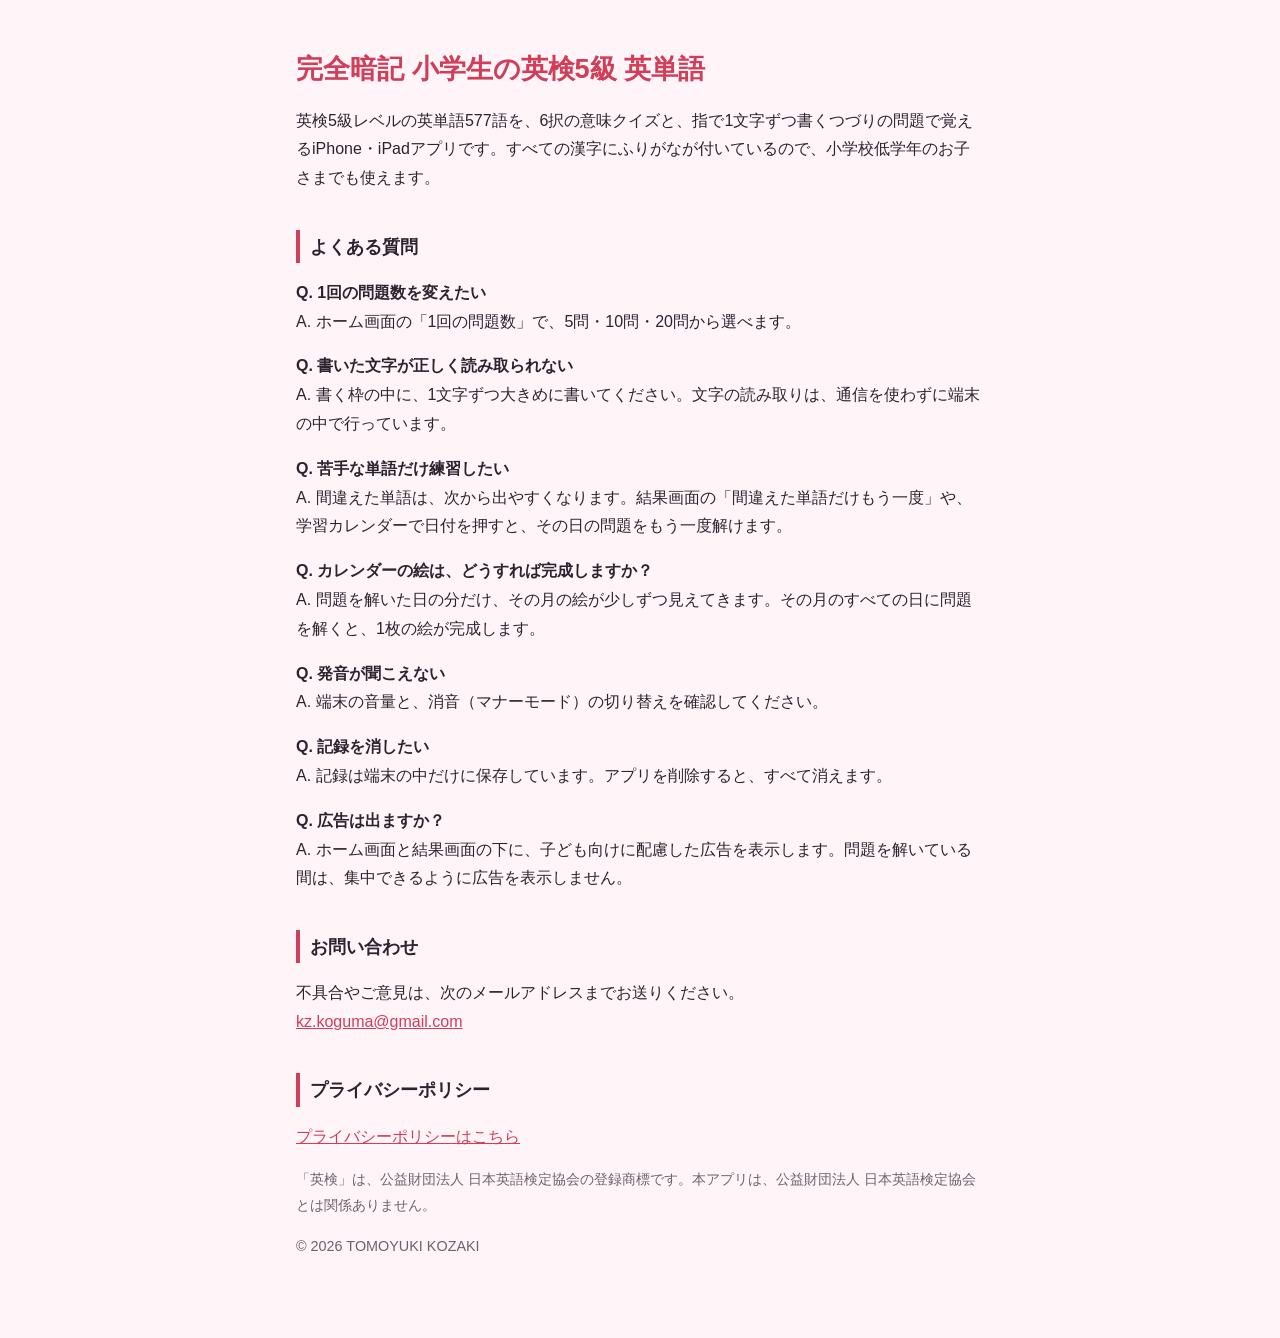
<file: eitango5/index.html>
<!doctype html>
<html lang="ja">
<head>
<meta charset="utf-8">
<meta name="viewport" content="width=device-width, initial-scale=1">
<title>完全暗記 英単語5級 サポート</title>
<link rel="stylesheet" href="../style.css">
</head>
<body>
<main>
<h1>完全暗記 小学生の英検5級 英単語</h1>
<p>英検5級レベルの英単語577語を、6択の意味クイズと、指で1文字ずつ書くつづりの問題で覚えるiPhone・iPadアプリです。すべての漢字にふりがなが付いているので、小学校低学年のお子さまでも使えます。</p>

<h2>よくある質問</h2>
<p><strong>Q. 1回の問題数を変えたい</strong><br>
A. ホーム画面の「1回の問題数」で、5問・10問・20問から選べます。</p>
<p><strong>Q. 書いた文字が正しく読み取られない</strong><br>
A. 書く枠の中に、1文字ずつ大きめに書いてください。文字の読み取りは、通信を使わずに端末の中で行っています。</p>
<p><strong>Q. 苦手な単語だけ練習したい</strong><br>
A. 間違えた単語は、次から出やすくなります。結果画面の「間違えた単語だけもう一度」や、学習カレンダーで日付を押すと、その日の問題をもう一度解けます。</p>
<p><strong>Q. カレンダーの絵は、どうすれば完成しますか？</strong><br>
A. 問題を解いた日の分だけ、その月の絵が少しずつ見えてきます。その月のすべての日に問題を解くと、1枚の絵が完成します。</p>
<p><strong>Q. 発音が聞こえない</strong><br>
A. 端末の音量と、消音（マナーモード）の切り替えを確認してください。</p>
<p><strong>Q. 記録を消したい</strong><br>
A. 記録は端末の中だけに保存しています。アプリを削除すると、すべて消えます。</p>
<p><strong>Q. 広告は出ますか？</strong><br>
A. ホーム画面と結果画面の下に、子ども向けに配慮した広告を表示します。問題を解いている間は、集中できるように広告を表示しません。</p>

<h2>お問い合わせ</h2>
<p>不具合やご意見は、次のメールアドレスまでお送りください。<br>
<a href="mailto:kz.koguma@gmail.com">kz.koguma@gmail.com</a></p>

<h2>プライバシーポリシー</h2>
<p><a href="privacy.html">プライバシーポリシーはこちら</a></p>

<p class="sub">「英検」は、公益財団法人 日本英語検定協会の登録商標です。本アプリは、公益財団法人 日本英語検定協会とは関係ありません。</p>
<p class="sub">© 2026 TOMOYUKI KOZAKI</p>
</main>
</body>
</html>
</file>
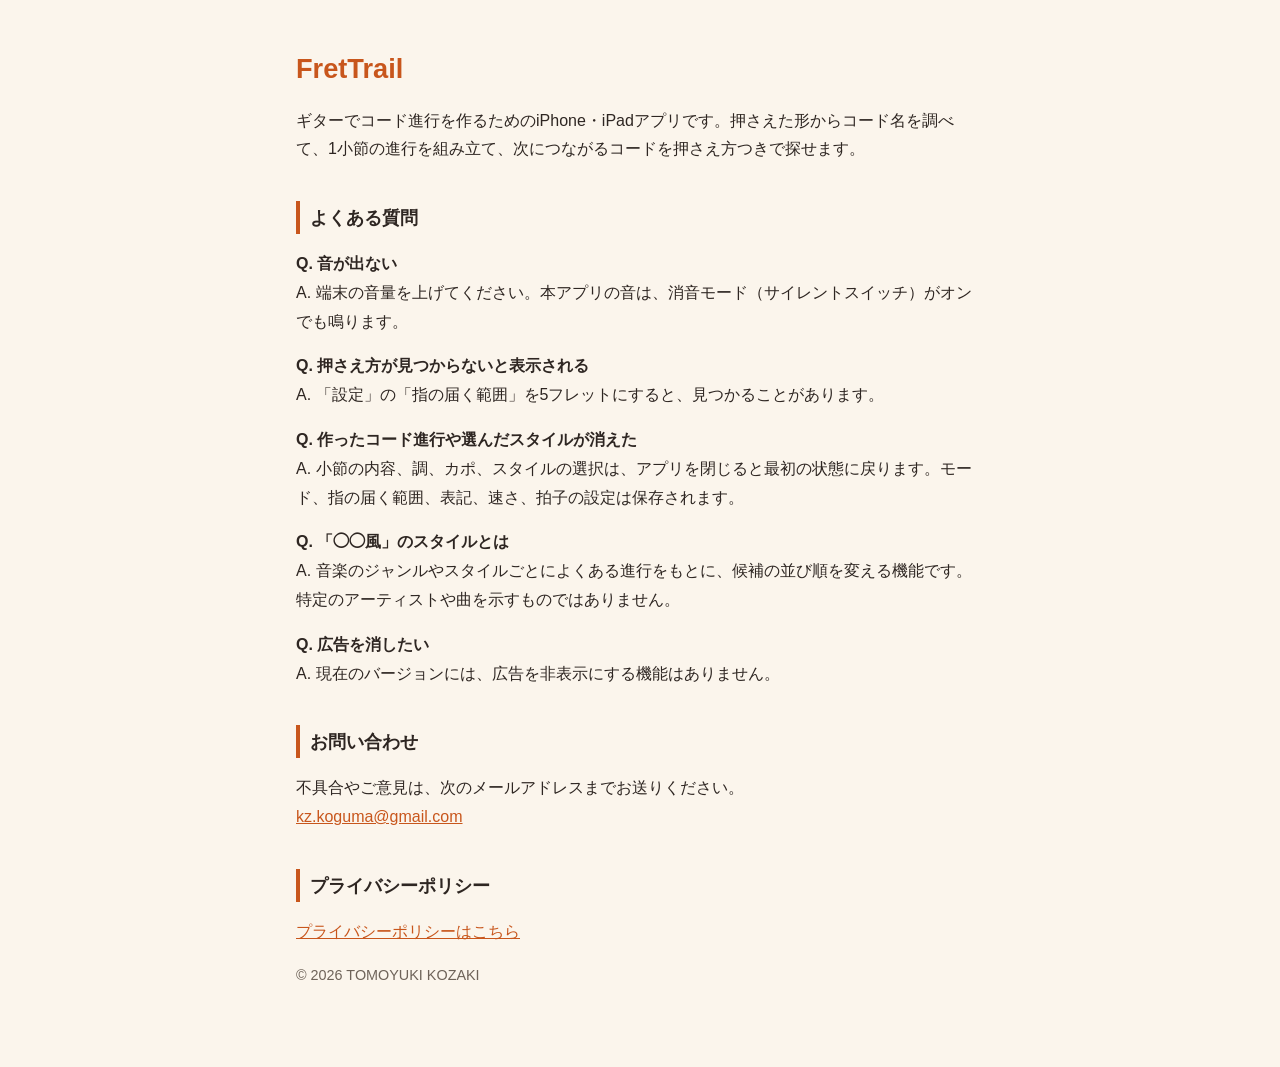
<file: frettrail/index.html>
<!doctype html>
<html lang="ja">
<head>
<meta charset="utf-8">
<meta name="viewport" content="width=device-width, initial-scale=1">
<title>FretTrail サポート</title>
<link rel="stylesheet" href="../style.css">
<style>
:root { --pink: #C8561C; --bg: #FBF5EC; --text: #2E2622; --sub: #6E6359; }
@media (prefers-color-scheme: dark) { :root { --pink: #F2914F; --bg: #1C1714; --text: #F3ECE4; --sub: #B8ACA0; } }
</style>
</head>
<body>
<main>
<h1>FretTrail</h1>
<p>ギターでコード進行を作るためのiPhone・iPadアプリです。押さえた形からコード名を調べて、1小節の進行を組み立て、次につながるコードを押さえ方つきで探せます。</p>

<h2>よくある質問</h2>
<p><strong>Q. 音が出ない</strong><br>
A. 端末の音量を上げてください。本アプリの音は、消音モード（サイレントスイッチ）がオンでも鳴ります。</p>
<p><strong>Q. 押さえ方が見つからないと表示される</strong><br>
A. 「設定」の「指の届く範囲」を5フレットにすると、見つかることがあります。</p>
<p><strong>Q. 作ったコード進行や選んだスタイルが消えた</strong><br>
A. 小節の内容、調、カポ、スタイルの選択は、アプリを閉じると最初の状態に戻ります。モード、指の届く範囲、表記、速さ、拍子の設定は保存されます。</p>
<p><strong>Q. 「◯◯風」のスタイルとは</strong><br>
A. 音楽のジャンルやスタイルごとによくある進行をもとに、候補の並び順を変える機能です。特定のアーティストや曲を示すものではありません。</p>
<p><strong>Q. 広告を消したい</strong><br>
A. 現在のバージョンには、広告を非表示にする機能はありません。</p>

<h2>お問い合わせ</h2>
<p>不具合やご意見は、次のメールアドレスまでお送りください。<br>
<a href="mailto:kz.koguma@gmail.com">kz.koguma@gmail.com</a></p>

<h2>プライバシーポリシー</h2>
<p><a href="privacy.html">プライバシーポリシーはこちら</a></p>

<p class="sub">© 2026 TOMOYUKI KOZAKI</p>
</main>
</body>
</html>
</file>
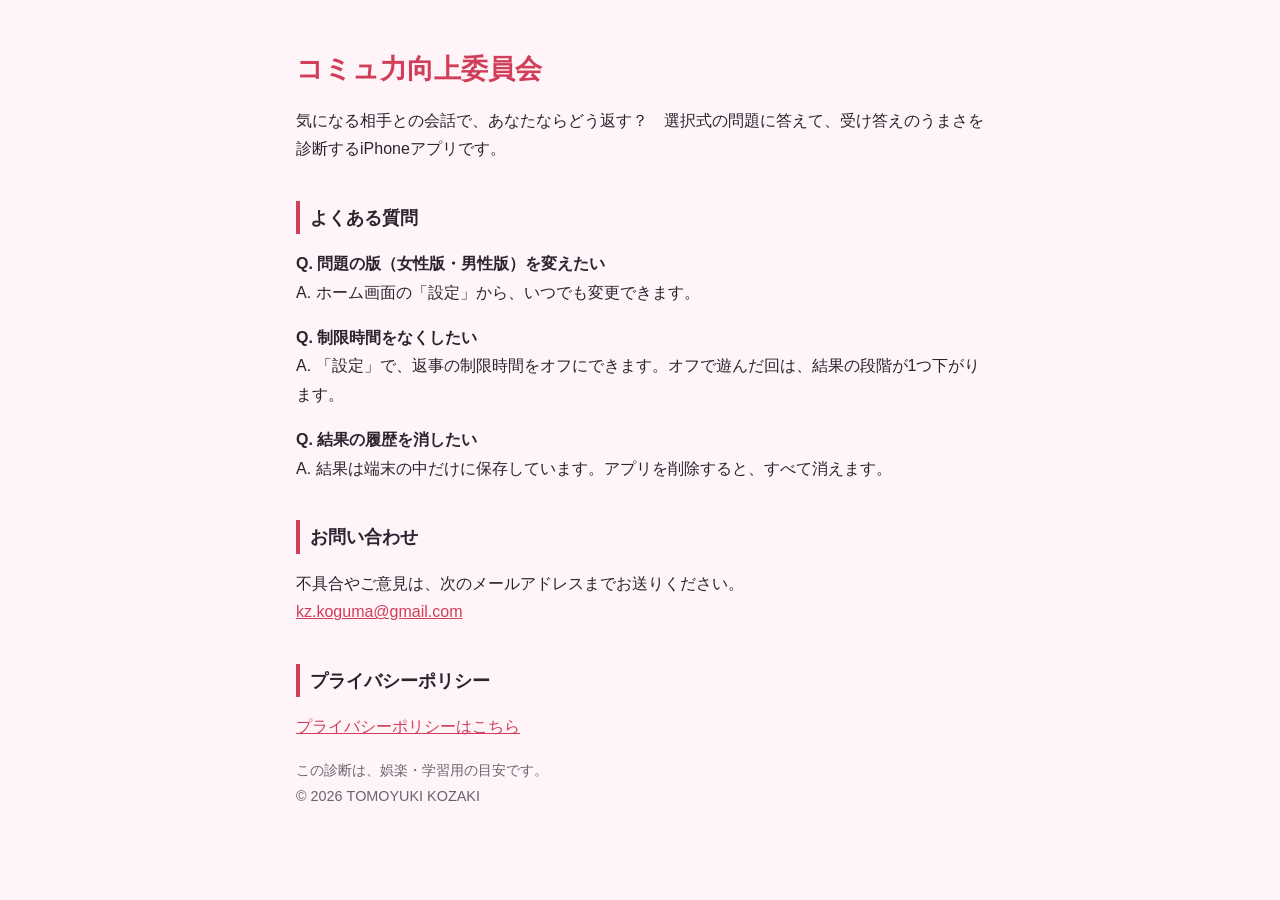
<file: komyuryoku/index.html>
<!doctype html>
<html lang="ja">
<head>
<meta charset="utf-8">
<meta name="viewport" content="width=device-width, initial-scale=1">
<title>コミュ力向上委員会 サポート</title>
<link rel="stylesheet" href="../style.css">
</head>
<body>
<main>
<h1>コミュ力向上委員会</h1>
<p>気になる相手との会話で、あなたならどう返す？　選択式の問題に答えて、受け答えのうまさを診断するiPhoneアプリです。</p>

<h2>よくある質問</h2>
<p><strong>Q. 問題の版（女性版・男性版）を変えたい</strong><br>
A. ホーム画面の「設定」から、いつでも変更できます。</p>
<p><strong>Q. 制限時間をなくしたい</strong><br>
A. 「設定」で、返事の制限時間をオフにできます。オフで遊んだ回は、結果の段階が1つ下がります。</p>
<p><strong>Q. 結果の履歴を消したい</strong><br>
A. 結果は端末の中だけに保存しています。アプリを削除すると、すべて消えます。</p>

<h2>お問い合わせ</h2>
<p>不具合やご意見は、次のメールアドレスまでお送りください。<br>
<a href="mailto:kz.koguma@gmail.com">kz.koguma@gmail.com</a></p>

<h2>プライバシーポリシー</h2>
<p><a href="privacy.html">プライバシーポリシーはこちら</a></p>

<p class="sub">この診断は、娯楽・学習用の目安です。<br>© 2026 TOMOYUKI KOZAKI</p>
</main>
</body>
</html>
</file>
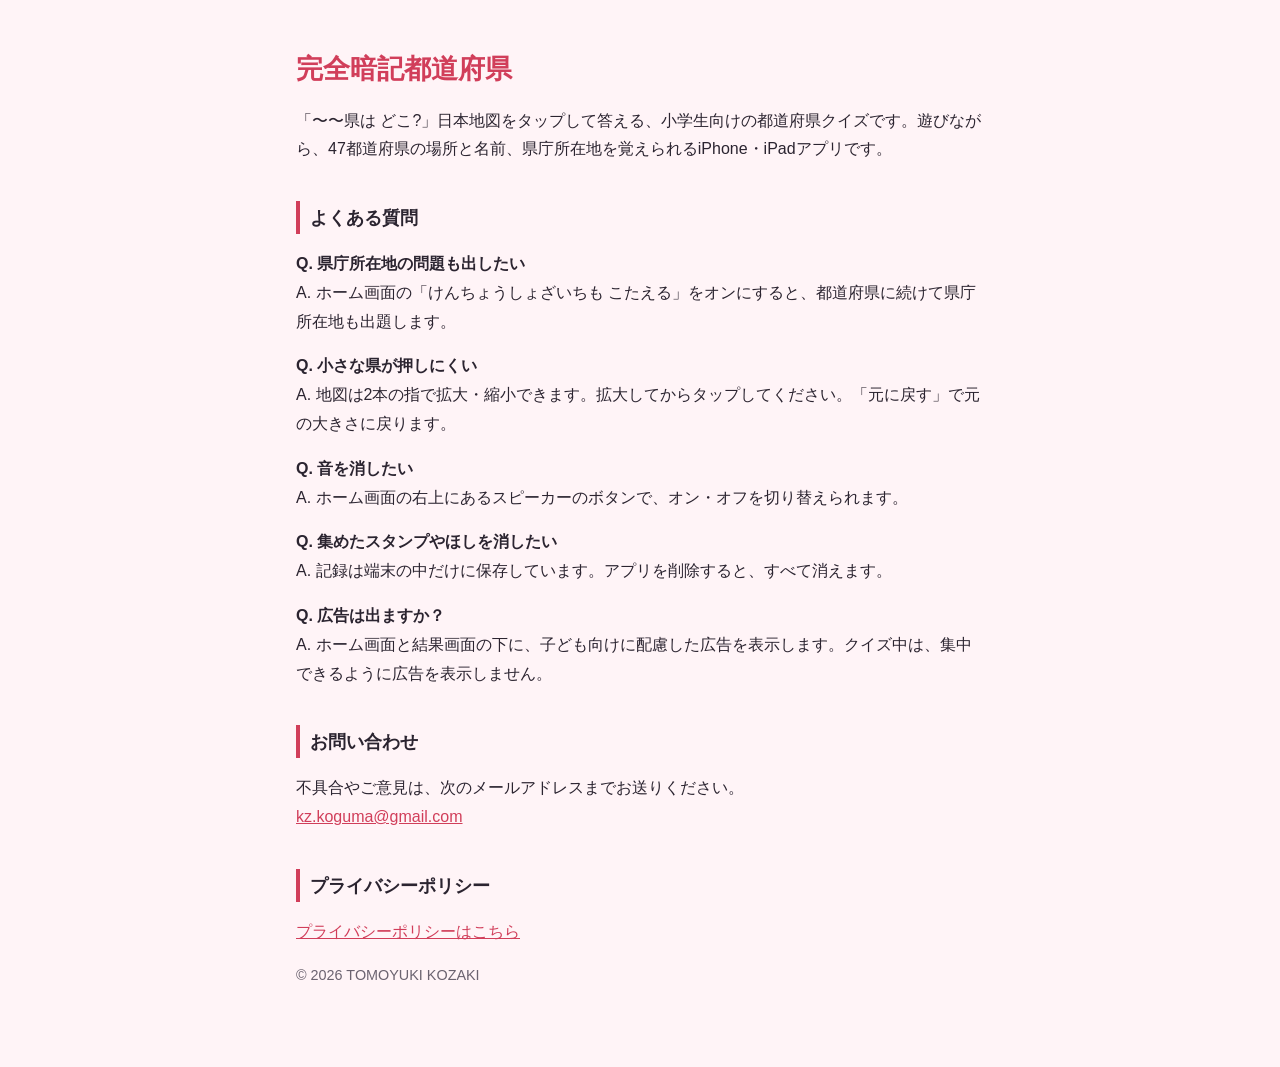
<file: todofuken/index.html>
<!doctype html>
<html lang="ja">
<head>
<meta charset="utf-8">
<meta name="viewport" content="width=device-width, initial-scale=1">
<title>完全暗記都道府県 サポート</title>
<link rel="stylesheet" href="../style.css">
</head>
<body>
<main>
<h1>完全暗記都道府県</h1>
<p>「〜〜県は どこ?」日本地図をタップして答える、小学生向けの都道府県クイズです。遊びながら、47都道府県の場所と名前、県庁所在地を覚えられるiPhone・iPadアプリです。</p>

<h2>よくある質問</h2>
<p><strong>Q. 県庁所在地の問題も出したい</strong><br>
A. ホーム画面の「けんちょうしょざいちも こたえる」をオンにすると、都道府県に続けて県庁所在地も出題します。</p>
<p><strong>Q. 小さな県が押しにくい</strong><br>
A. 地図は2本の指で拡大・縮小できます。拡大してからタップしてください。「元に戻す」で元の大きさに戻ります。</p>
<p><strong>Q. 音を消したい</strong><br>
A. ホーム画面の右上にあるスピーカーのボタンで、オン・オフを切り替えられます。</p>
<p><strong>Q. 集めたスタンプやほしを消したい</strong><br>
A. 記録は端末の中だけに保存しています。アプリを削除すると、すべて消えます。</p>
<p><strong>Q. 広告は出ますか？</strong><br>
A. ホーム画面と結果画面の下に、子ども向けに配慮した広告を表示します。クイズ中は、集中できるように広告を表示しません。</p>

<h2>お問い合わせ</h2>
<p>不具合やご意見は、次のメールアドレスまでお送りください。<br>
<a href="mailto:kz.koguma@gmail.com">kz.koguma@gmail.com</a></p>

<h2>プライバシーポリシー</h2>
<p><a href="privacy.html">プライバシーポリシーはこちら</a></p>

<p class="sub">© 2026 TOMOYUKI KOZAKI</p>
</main>
</body>
</html>
</file>
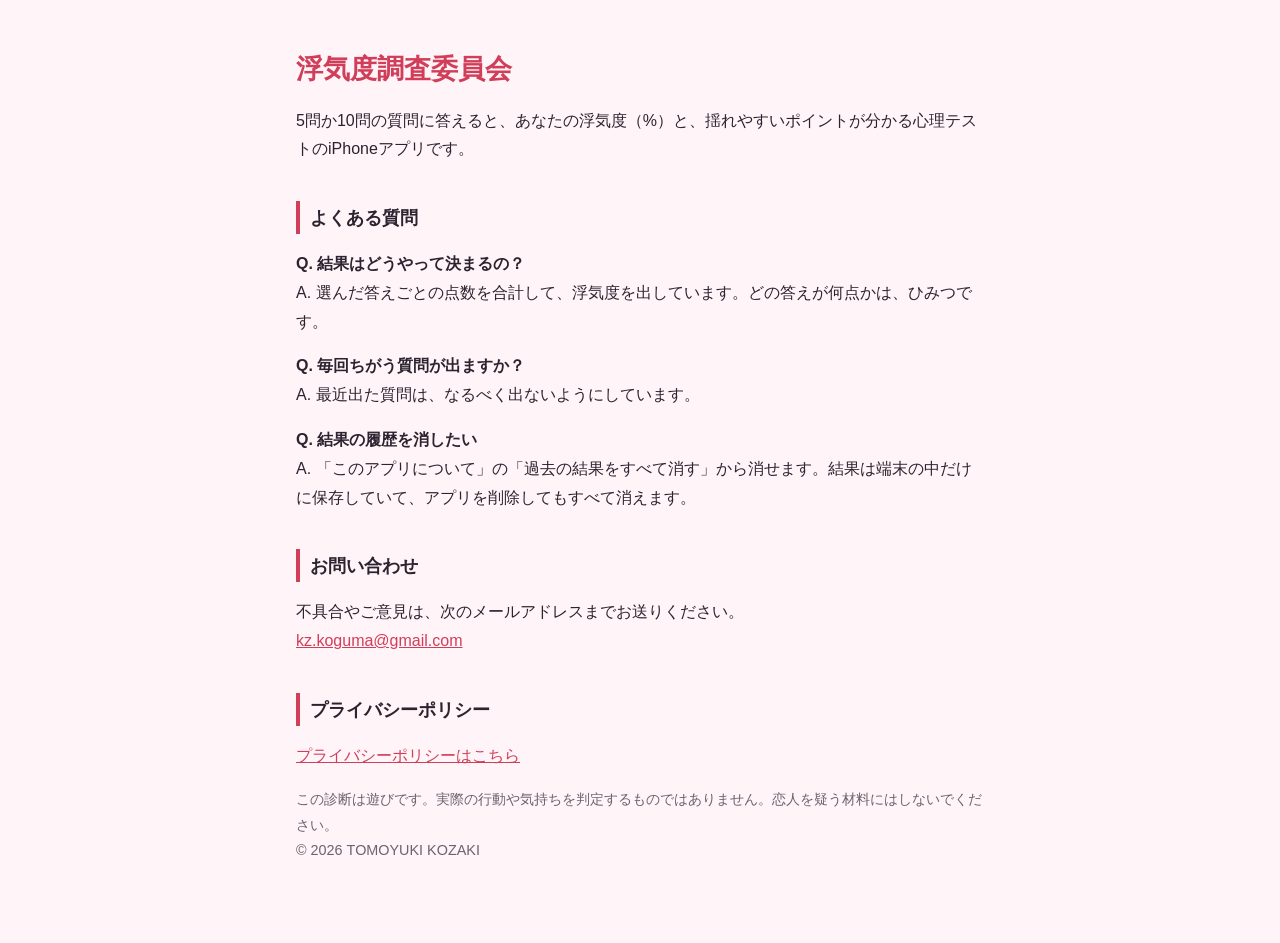
<file: uwaki/index.html>
<!doctype html>
<html lang="ja">
<head>
<meta charset="utf-8">
<meta name="viewport" content="width=device-width, initial-scale=1">
<title>浮気度調査委員会 サポート</title>
<link rel="stylesheet" href="../style.css">
</head>
<body>
<main>
<h1>浮気度調査委員会</h1>
<p>5問か10問の質問に答えると、あなたの浮気度（%）と、揺れやすいポイントが分かる心理テストのiPhoneアプリです。</p>

<h2>よくある質問</h2>
<p><strong>Q. 結果はどうやって決まるの？</strong><br>
A. 選んだ答えごとの点数を合計して、浮気度を出しています。どの答えが何点かは、ひみつです。</p>
<p><strong>Q. 毎回ちがう質問が出ますか？</strong><br>
A. 最近出た質問は、なるべく出ないようにしています。</p>
<p><strong>Q. 結果の履歴を消したい</strong><br>
A. 「このアプリについて」の「過去の結果をすべて消す」から消せます。結果は端末の中だけに保存していて、アプリを削除してもすべて消えます。</p>

<h2>お問い合わせ</h2>
<p>不具合やご意見は、次のメールアドレスまでお送りください。<br>
<a href="mailto:kz.koguma@gmail.com">kz.koguma@gmail.com</a></p>

<h2>プライバシーポリシー</h2>
<p><a href="privacy.html">プライバシーポリシーはこちら</a></p>

<p class="sub">この診断は遊びです。実際の行動や気持ちを判定するものではありません。恋人を疑う材料にはしないでください。<br>© 2026 TOMOYUKI KOZAKI</p>
</main>
</body>
</html>
</file>
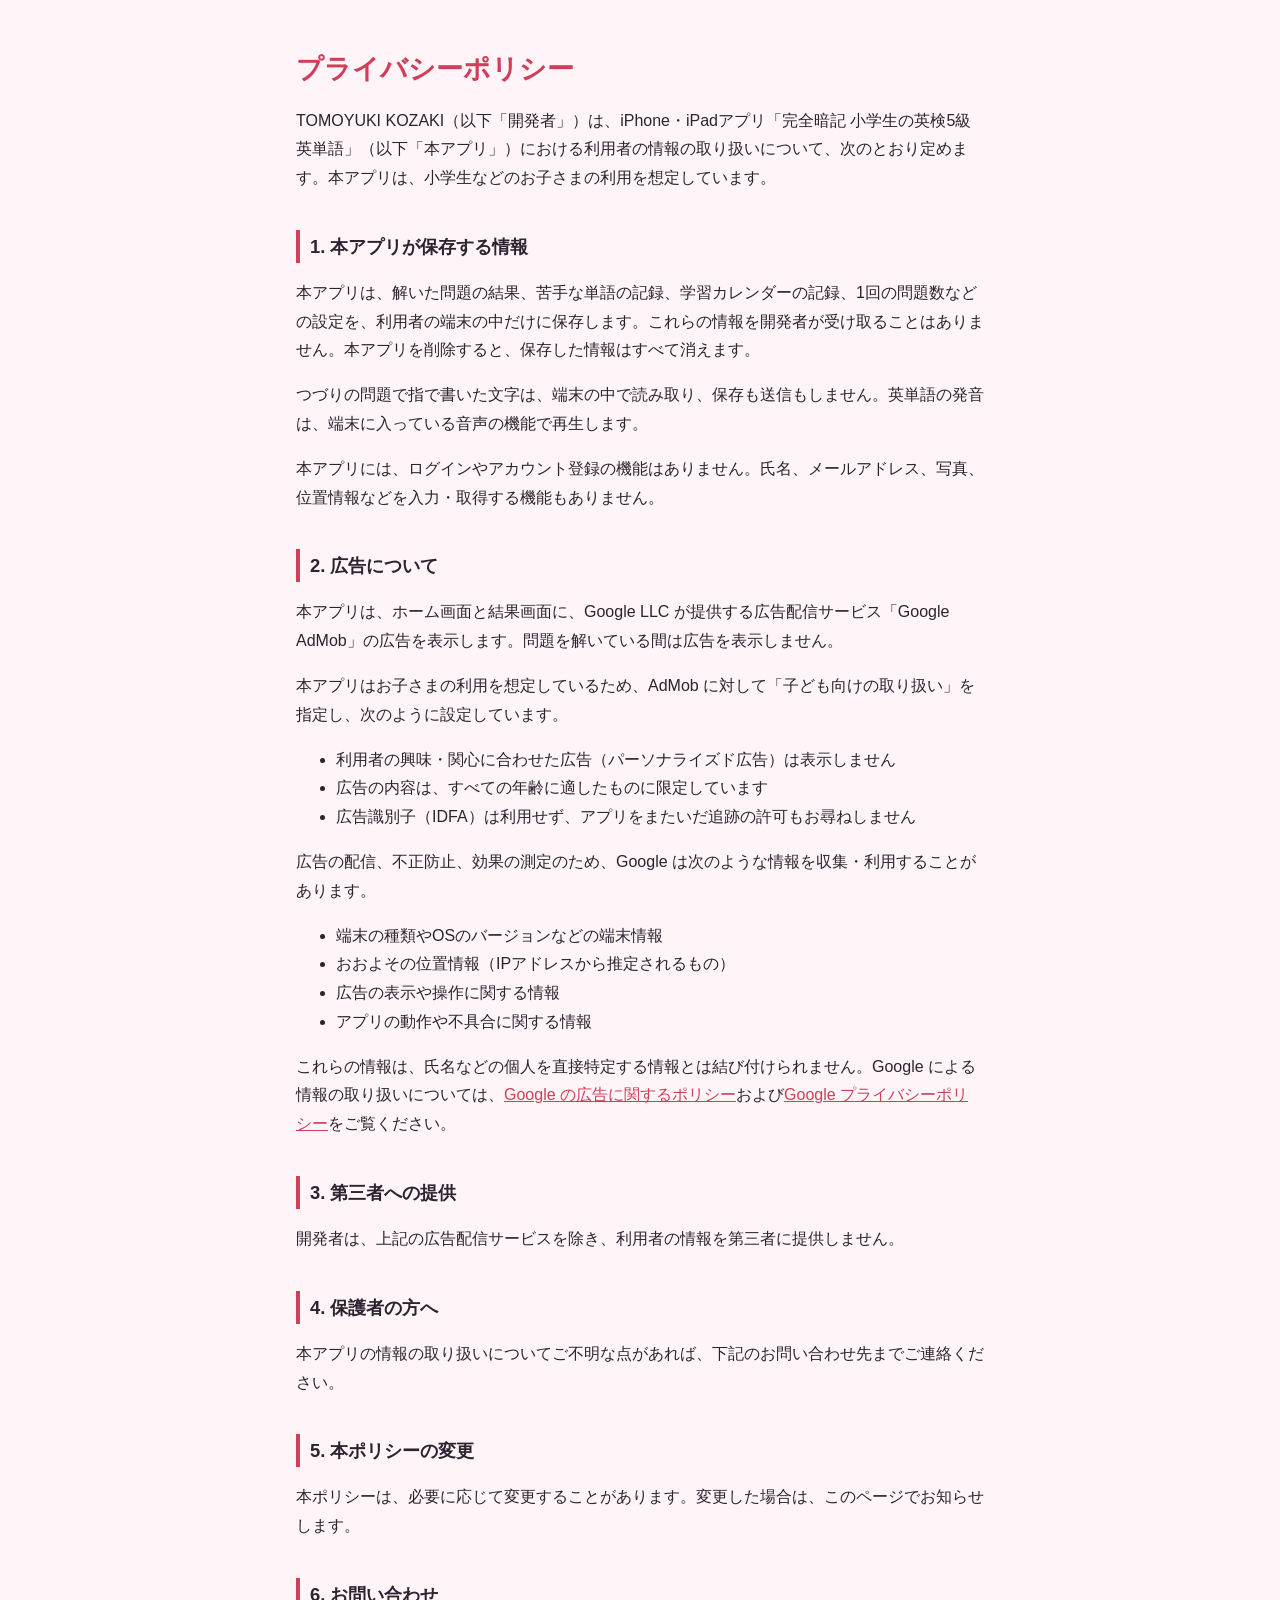
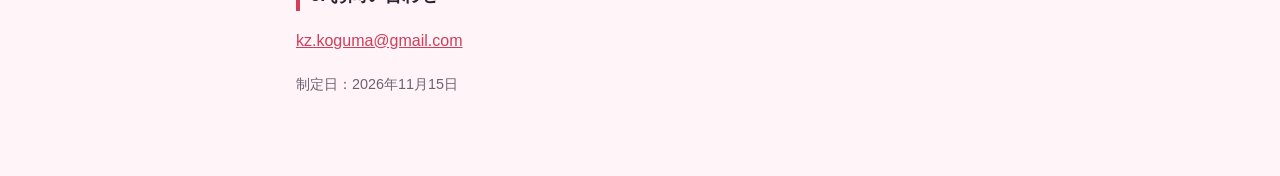
<file: eitango5/privacy.html>
<!doctype html>
<html lang="ja">
<head>
<meta charset="utf-8">
<meta name="viewport" content="width=device-width, initial-scale=1">
<title>完全暗記 英単語5級 プライバシーポリシー</title>
<link rel="stylesheet" href="../style.css">
</head>
<body>
<main>
<h1>プライバシーポリシー</h1>
<p>TOMOYUKI KOZAKI（以下「開発者」）は、iPhone・iPadアプリ「完全暗記 小学生の英検5級 英単語」（以下「本アプリ」）における利用者の情報の取り扱いについて、次のとおり定めます。本アプリは、小学生などのお子さまの利用を想定しています。</p>

<h2>1. 本アプリが保存する情報</h2>
<p>本アプリは、解いた問題の結果、苦手な単語の記録、学習カレンダーの記録、1回の問題数などの設定を、利用者の端末の中だけに保存します。これらの情報を開発者が受け取ることはありません。本アプリを削除すると、保存した情報はすべて消えます。</p>
<p>つづりの問題で指で書いた文字は、端末の中で読み取り、保存も送信もしません。英単語の発音は、端末に入っている音声の機能で再生します。</p>
<p>本アプリには、ログインやアカウント登録の機能はありません。氏名、メールアドレス、写真、位置情報などを入力・取得する機能もありません。</p>

<h2>2. 広告について</h2>
<p>本アプリは、ホーム画面と結果画面に、Google LLC が提供する広告配信サービス「Google AdMob」の広告を表示します。問題を解いている間は広告を表示しません。</p>
<p>本アプリはお子さまの利用を想定しているため、AdMob に対して「子ども向けの取り扱い」を指定し、次のように設定しています。</p>
<ul>
<li>利用者の興味・関心に合わせた広告（パーソナライズド広告）は表示しません</li>
<li>広告の内容は、すべての年齢に適したものに限定しています</li>
<li>広告識別子（IDFA）は利用せず、アプリをまたいだ追跡の許可もお尋ねしません</li>
</ul>
<p>広告の配信、不正防止、効果の測定のため、Google は次のような情報を収集・利用することがあります。</p>
<ul>
<li>端末の種類やOSのバージョンなどの端末情報</li>
<li>おおよその位置情報（IPアドレスから推定されるもの）</li>
<li>広告の表示や操作に関する情報</li>
<li>アプリの動作や不具合に関する情報</li>
</ul>
<p>これらの情報は、氏名などの個人を直接特定する情報とは結び付けられません。Google による情報の取り扱いについては、<a href="https://policies.google.com/technologies/ads?hl=ja">Google の広告に関するポリシー</a>および<a href="https://policies.google.com/privacy?hl=ja">Google プライバシーポリシー</a>をご覧ください。</p>

<h2>3. 第三者への提供</h2>
<p>開発者は、上記の広告配信サービスを除き、利用者の情報を第三者に提供しません。</p>

<h2>4. 保護者の方へ</h2>
<p>本アプリの情報の取り扱いについてご不明な点があれば、下記のお問い合わせ先までご連絡ください。</p>

<h2>5. 本ポリシーの変更</h2>
<p>本ポリシーは、必要に応じて変更することがあります。変更した場合は、このページでお知らせします。</p>

<h2>6. お問い合わせ</h2>
<p><a href="mailto:kz.koguma@gmail.com">kz.koguma@gmail.com</a></p>

<p class="sub">制定日：2026年11月15日</p>
</main>
</body>
</html>
</file>
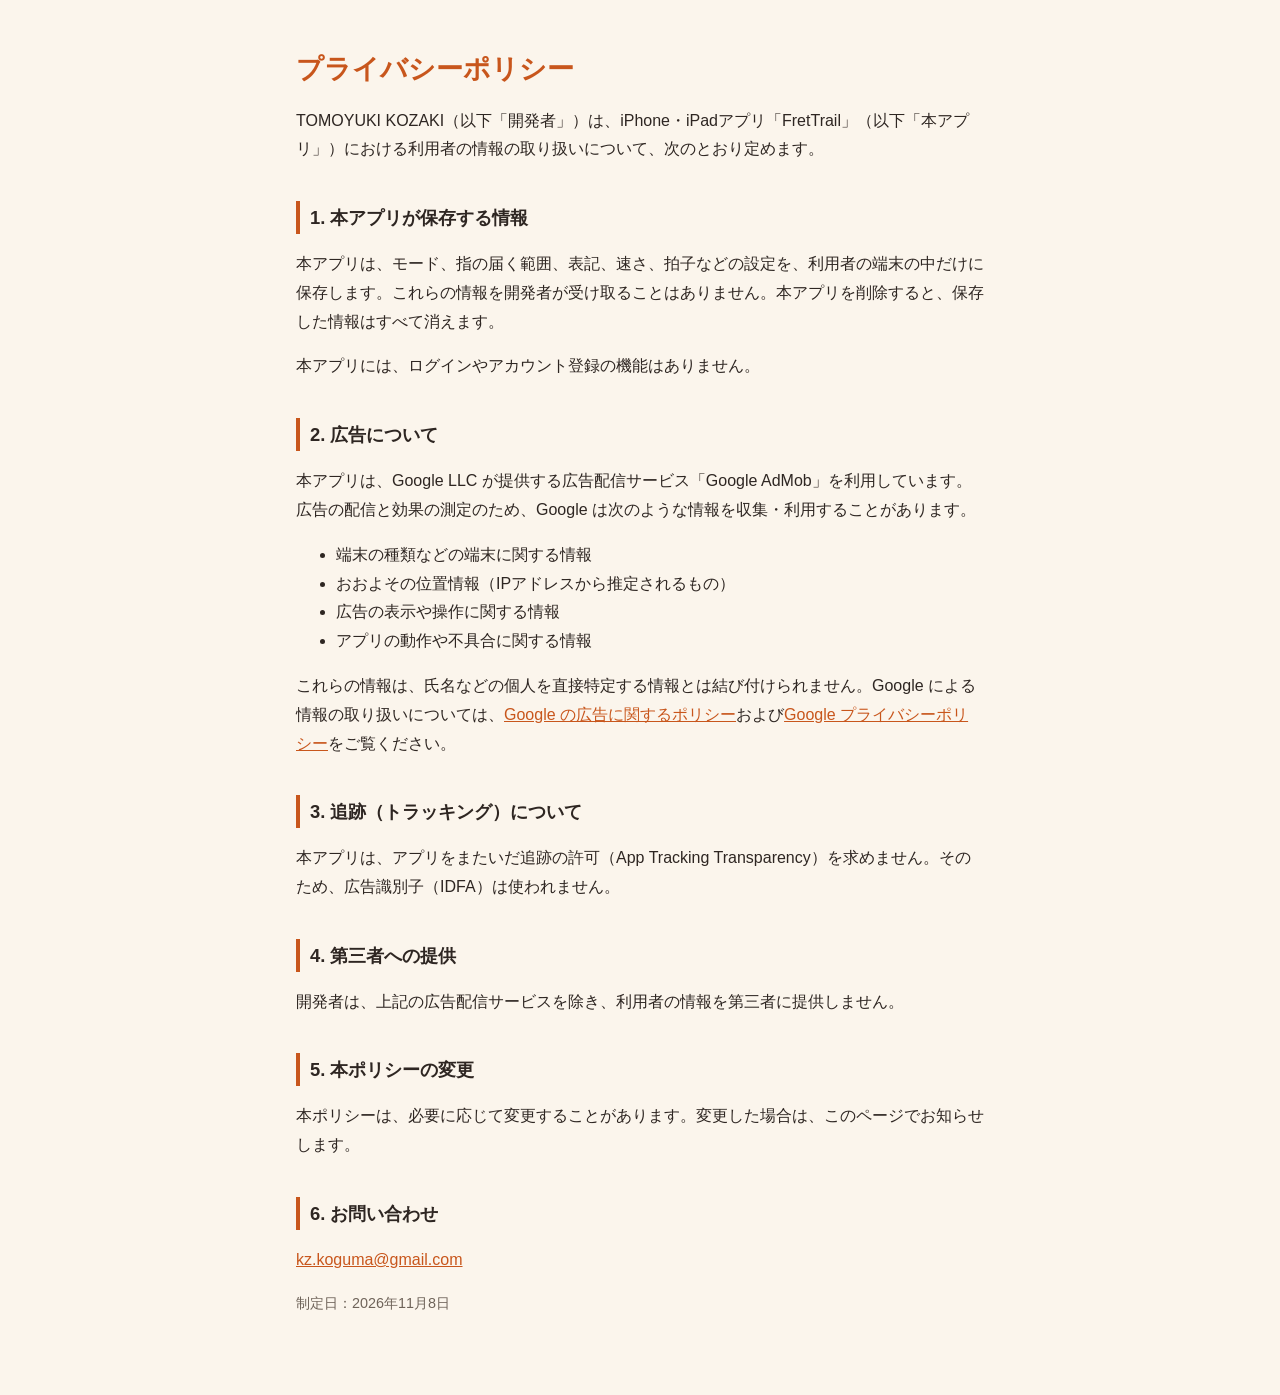
<file: frettrail/privacy.html>
<!doctype html>
<html lang="ja">
<head>
<meta charset="utf-8">
<meta name="viewport" content="width=device-width, initial-scale=1">
<title>FretTrail プライバシーポリシー</title>
<link rel="stylesheet" href="../style.css">
<style>
:root { --pink: #C8561C; --bg: #FBF5EC; --text: #2E2622; --sub: #6E6359; }
@media (prefers-color-scheme: dark) { :root { --pink: #F2914F; --bg: #1C1714; --text: #F3ECE4; --sub: #B8ACA0; } }
</style>
</head>
<body>
<main>
<h1>プライバシーポリシー</h1>
<p>TOMOYUKI KOZAKI（以下「開発者」）は、iPhone・iPadアプリ「FretTrail」（以下「本アプリ」）における利用者の情報の取り扱いについて、次のとおり定めます。</p>

<h2>1. 本アプリが保存する情報</h2>
<p>本アプリは、モード、指の届く範囲、表記、速さ、拍子などの設定を、利用者の端末の中だけに保存します。これらの情報を開発者が受け取ることはありません。本アプリを削除すると、保存した情報はすべて消えます。</p>
<p>本アプリには、ログインやアカウント登録の機能はありません。</p>

<h2>2. 広告について</h2>
<p>本アプリは、Google LLC が提供する広告配信サービス「Google AdMob」を利用しています。広告の配信と効果の測定のため、Google は次のような情報を収集・利用することがあります。</p>
<ul>
<li>端末の種類などの端末に関する情報</li>
<li>おおよその位置情報（IPアドレスから推定されるもの）</li>
<li>広告の表示や操作に関する情報</li>
<li>アプリの動作や不具合に関する情報</li>
</ul>
<p>これらの情報は、氏名などの個人を直接特定する情報とは結び付けられません。Google による情報の取り扱いについては、<a href="https://policies.google.com/technologies/ads?hl=ja">Google の広告に関するポリシー</a>および<a href="https://policies.google.com/privacy?hl=ja">Google プライバシーポリシー</a>をご覧ください。</p>

<h2>3. 追跡（トラッキング）について</h2>
<p>本アプリは、アプリをまたいだ追跡の許可（App Tracking Transparency）を求めません。そのため、広告識別子（IDFA）は使われません。</p>

<h2>4. 第三者への提供</h2>
<p>開発者は、上記の広告配信サービスを除き、利用者の情報を第三者に提供しません。</p>

<h2>5. 本ポリシーの変更</h2>
<p>本ポリシーは、必要に応じて変更することがあります。変更した場合は、このページでお知らせします。</p>

<h2>6. お問い合わせ</h2>
<p><a href="mailto:kz.koguma@gmail.com">kz.koguma@gmail.com</a></p>

<p class="sub">制定日：2026年11月8日</p>
</main>
</body>
</html>
</file>
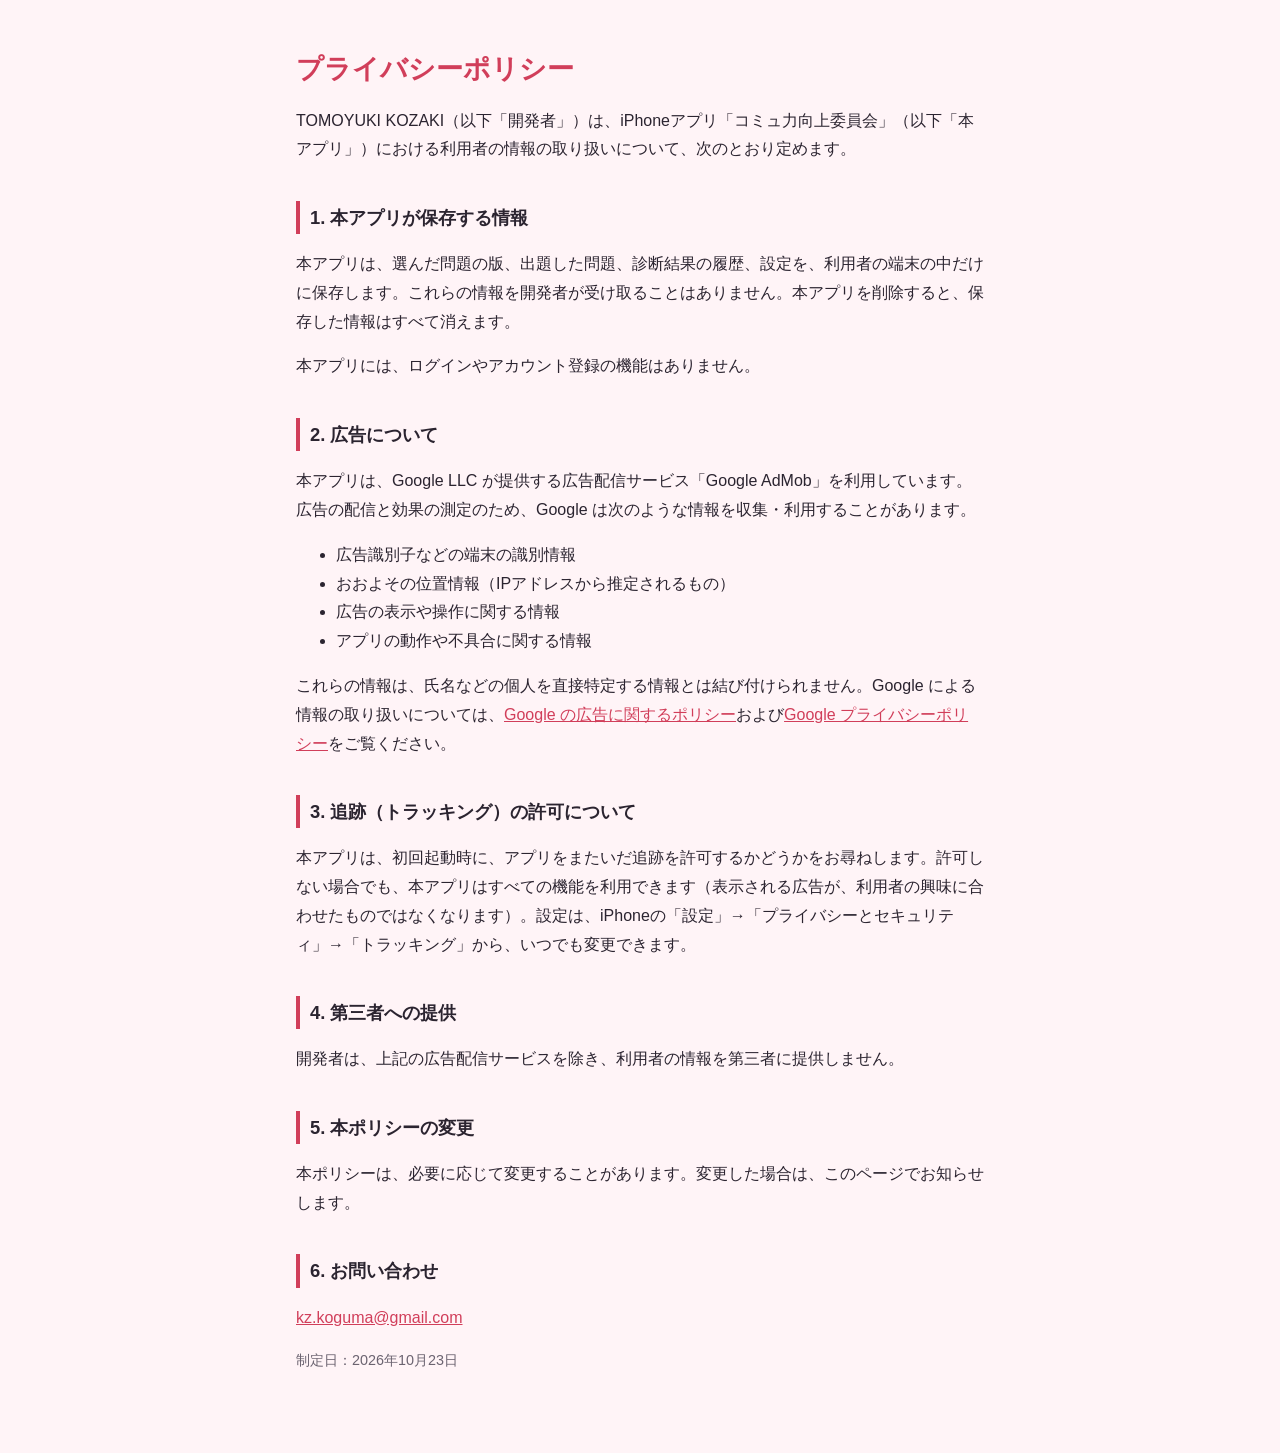
<file: komyuryoku/privacy.html>
<!doctype html>
<html lang="ja">
<head>
<meta charset="utf-8">
<meta name="viewport" content="width=device-width, initial-scale=1">
<title>コミュ力向上委員会 プライバシーポリシー</title>
<link rel="stylesheet" href="../style.css">
</head>
<body>
<main>
<h1>プライバシーポリシー</h1>
<p>TOMOYUKI KOZAKI（以下「開発者」）は、iPhoneアプリ「コミュ力向上委員会」（以下「本アプリ」）における利用者の情報の取り扱いについて、次のとおり定めます。</p>

<h2>1. 本アプリが保存する情報</h2>
<p>本アプリは、選んだ問題の版、出題した問題、診断結果の履歴、設定を、利用者の端末の中だけに保存します。これらの情報を開発者が受け取ることはありません。本アプリを削除すると、保存した情報はすべて消えます。</p>
<p>本アプリには、ログインやアカウント登録の機能はありません。</p>

<h2>2. 広告について</h2>
<p>本アプリは、Google LLC が提供する広告配信サービス「Google AdMob」を利用しています。広告の配信と効果の測定のため、Google は次のような情報を収集・利用することがあります。</p>
<ul>
<li>広告識別子などの端末の識別情報</li>
<li>おおよその位置情報（IPアドレスから推定されるもの）</li>
<li>広告の表示や操作に関する情報</li>
<li>アプリの動作や不具合に関する情報</li>
</ul>
<p>これらの情報は、氏名などの個人を直接特定する情報とは結び付けられません。Google による情報の取り扱いについては、<a href="https://policies.google.com/technologies/ads?hl=ja">Google の広告に関するポリシー</a>および<a href="https://policies.google.com/privacy?hl=ja">Google プライバシーポリシー</a>をご覧ください。</p>

<h2>3. 追跡（トラッキング）の許可について</h2>
<p>本アプリは、初回起動時に、アプリをまたいだ追跡を許可するかどうかをお尋ねします。許可しない場合でも、本アプリはすべての機能を利用できます（表示される広告が、利用者の興味に合わせたものではなくなります）。設定は、iPhoneの「設定」→「プライバシーとセキュリティ」→「トラッキング」から、いつでも変更できます。</p>

<h2>4. 第三者への提供</h2>
<p>開発者は、上記の広告配信サービスを除き、利用者の情報を第三者に提供しません。</p>

<h2>5. 本ポリシーの変更</h2>
<p>本ポリシーは、必要に応じて変更することがあります。変更した場合は、このページでお知らせします。</p>

<h2>6. お問い合わせ</h2>
<p><a href="mailto:kz.koguma@gmail.com">kz.koguma@gmail.com</a></p>

<p class="sub">制定日：2026年10月23日</p>
</main>
</body>
</html>
</file>
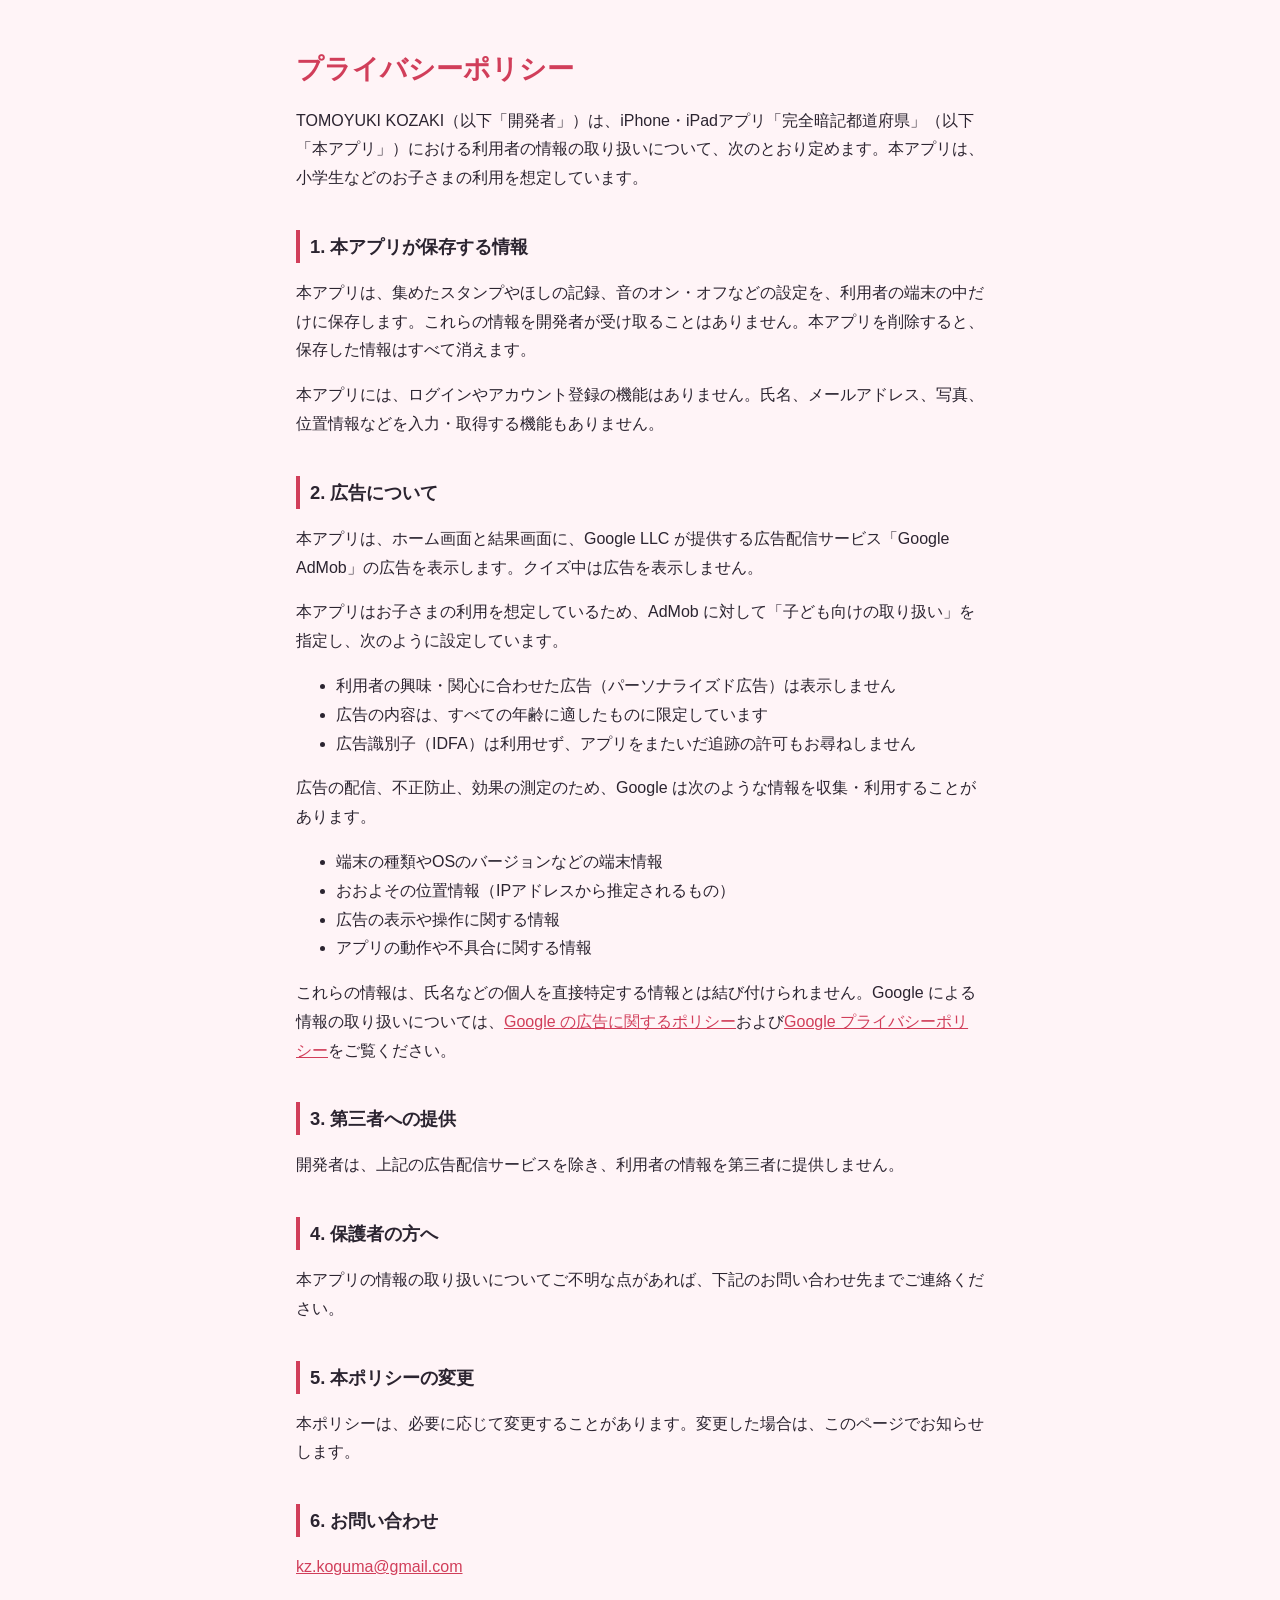
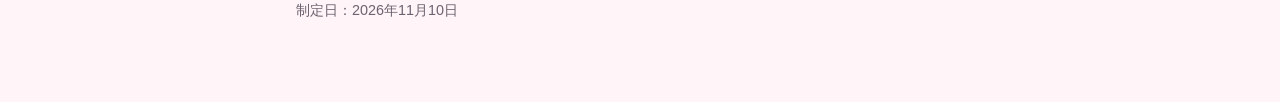
<file: todofuken/privacy.html>
<!doctype html>
<html lang="ja">
<head>
<meta charset="utf-8">
<meta name="viewport" content="width=device-width, initial-scale=1">
<title>完全暗記都道府県 プライバシーポリシー</title>
<link rel="stylesheet" href="../style.css">
</head>
<body>
<main>
<h1>プライバシーポリシー</h1>
<p>TOMOYUKI KOZAKI（以下「開発者」）は、iPhone・iPadアプリ「完全暗記都道府県」（以下「本アプリ」）における利用者の情報の取り扱いについて、次のとおり定めます。本アプリは、小学生などのお子さまの利用を想定しています。</p>

<h2>1. 本アプリが保存する情報</h2>
<p>本アプリは、集めたスタンプやほしの記録、音のオン・オフなどの設定を、利用者の端末の中だけに保存します。これらの情報を開発者が受け取ることはありません。本アプリを削除すると、保存した情報はすべて消えます。</p>
<p>本アプリには、ログインやアカウント登録の機能はありません。氏名、メールアドレス、写真、位置情報などを入力・取得する機能もありません。</p>

<h2>2. 広告について</h2>
<p>本アプリは、ホーム画面と結果画面に、Google LLC が提供する広告配信サービス「Google AdMob」の広告を表示します。クイズ中は広告を表示しません。</p>
<p>本アプリはお子さまの利用を想定しているため、AdMob に対して「子ども向けの取り扱い」を指定し、次のように設定しています。</p>
<ul>
<li>利用者の興味・関心に合わせた広告（パーソナライズド広告）は表示しません</li>
<li>広告の内容は、すべての年齢に適したものに限定しています</li>
<li>広告識別子（IDFA）は利用せず、アプリをまたいだ追跡の許可もお尋ねしません</li>
</ul>
<p>広告の配信、不正防止、効果の測定のため、Google は次のような情報を収集・利用することがあります。</p>
<ul>
<li>端末の種類やOSのバージョンなどの端末情報</li>
<li>おおよその位置情報（IPアドレスから推定されるもの）</li>
<li>広告の表示や操作に関する情報</li>
<li>アプリの動作や不具合に関する情報</li>
</ul>
<p>これらの情報は、氏名などの個人を直接特定する情報とは結び付けられません。Google による情報の取り扱いについては、<a href="https://policies.google.com/technologies/ads?hl=ja">Google の広告に関するポリシー</a>および<a href="https://policies.google.com/privacy?hl=ja">Google プライバシーポリシー</a>をご覧ください。</p>

<h2>3. 第三者への提供</h2>
<p>開発者は、上記の広告配信サービスを除き、利用者の情報を第三者に提供しません。</p>

<h2>4. 保護者の方へ</h2>
<p>本アプリの情報の取り扱いについてご不明な点があれば、下記のお問い合わせ先までご連絡ください。</p>

<h2>5. 本ポリシーの変更</h2>
<p>本ポリシーは、必要に応じて変更することがあります。変更した場合は、このページでお知らせします。</p>

<h2>6. お問い合わせ</h2>
<p><a href="mailto:kz.koguma@gmail.com">kz.koguma@gmail.com</a></p>

<p class="sub">制定日：2026年11月10日</p>
</main>
</body>
</html>
</file>
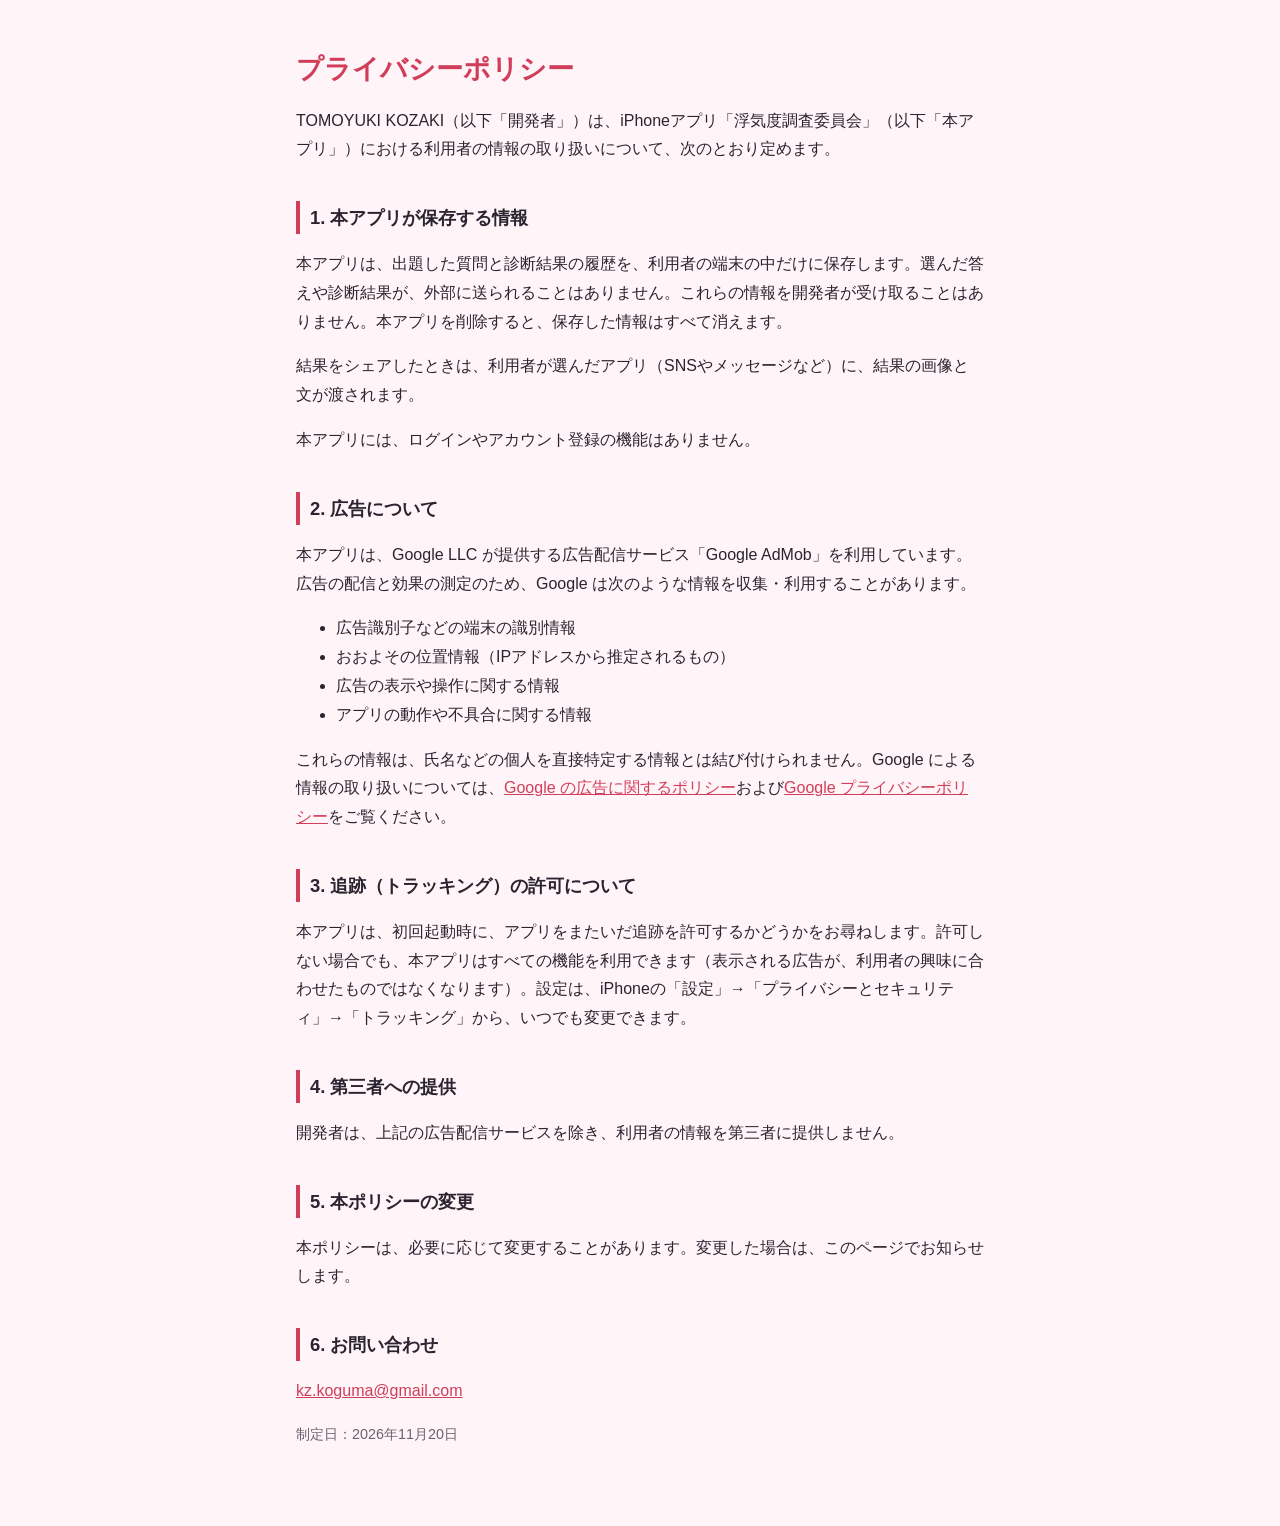
<file: uwaki/privacy.html>
<!doctype html>
<html lang="ja">
<head>
<meta charset="utf-8">
<meta name="viewport" content="width=device-width, initial-scale=1">
<title>浮気度調査委員会 プライバシーポリシー</title>
<link rel="stylesheet" href="../style.css">
</head>
<body>
<main>
<h1>プライバシーポリシー</h1>
<p>TOMOYUKI KOZAKI（以下「開発者」）は、iPhoneアプリ「浮気度調査委員会」（以下「本アプリ」）における利用者の情報の取り扱いについて、次のとおり定めます。</p>

<h2>1. 本アプリが保存する情報</h2>
<p>本アプリは、出題した質問と診断結果の履歴を、利用者の端末の中だけに保存します。選んだ答えや診断結果が、外部に送られることはありません。これらの情報を開発者が受け取ることはありません。本アプリを削除すると、保存した情報はすべて消えます。</p>
<p>結果をシェアしたときは、利用者が選んだアプリ（SNSやメッセージなど）に、結果の画像と文が渡されます。</p>
<p>本アプリには、ログインやアカウント登録の機能はありません。</p>

<h2>2. 広告について</h2>
<p>本アプリは、Google LLC が提供する広告配信サービス「Google AdMob」を利用しています。広告の配信と効果の測定のため、Google は次のような情報を収集・利用することがあります。</p>
<ul>
<li>広告識別子などの端末の識別情報</li>
<li>おおよその位置情報（IPアドレスから推定されるもの）</li>
<li>広告の表示や操作に関する情報</li>
<li>アプリの動作や不具合に関する情報</li>
</ul>
<p>これらの情報は、氏名などの個人を直接特定する情報とは結び付けられません。Google による情報の取り扱いについては、<a href="https://policies.google.com/technologies/ads?hl=ja">Google の広告に関するポリシー</a>および<a href="https://policies.google.com/privacy?hl=ja">Google プライバシーポリシー</a>をご覧ください。</p>

<h2>3. 追跡（トラッキング）の許可について</h2>
<p>本アプリは、初回起動時に、アプリをまたいだ追跡を許可するかどうかをお尋ねします。許可しない場合でも、本アプリはすべての機能を利用できます（表示される広告が、利用者の興味に合わせたものではなくなります）。設定は、iPhoneの「設定」→「プライバシーとセキュリティ」→「トラッキング」から、いつでも変更できます。</p>

<h2>4. 第三者への提供</h2>
<p>開発者は、上記の広告配信サービスを除き、利用者の情報を第三者に提供しません。</p>

<h2>5. 本ポリシーの変更</h2>
<p>本ポリシーは、必要に応じて変更することがあります。変更した場合は、このページでお知らせします。</p>

<h2>6. お問い合わせ</h2>
<p><a href="mailto:kz.koguma@gmail.com">kz.koguma@gmail.com</a></p>

<p class="sub">制定日：2026年11月20日</p>
</main>
</body>
</html>
</file>
<file: style.css>
:root { --pink: #D13E5A; --bg: #FFF4F7; --text: #2B2430; --sub: #6B6370; }
@media (prefers-color-scheme: dark) { :root { --pink: #FF7A90; --bg: #1A1420; --text: #F1ECF3; --sub: #B5ABB9; } }
* { box-sizing: border-box; }
body { margin: 0; background: var(--bg); color: var(--text); font-family: -apple-system, "Hiragino Sans", sans-serif; line-height: 1.8; }
main { max-width: 720px; margin: 0 auto; padding: 32px 16px 64px; }
h1 { color: var(--pink); font-size: 1.7rem; line-height: 1.4; }
h2 { font-size: 1.15rem; margin-top: 2em; border-left: 4px solid var(--pink); padding-left: 10px; }
a { color: var(--pink); }
.sub { color: var(--sub); font-size: 0.9rem; }
</file>
